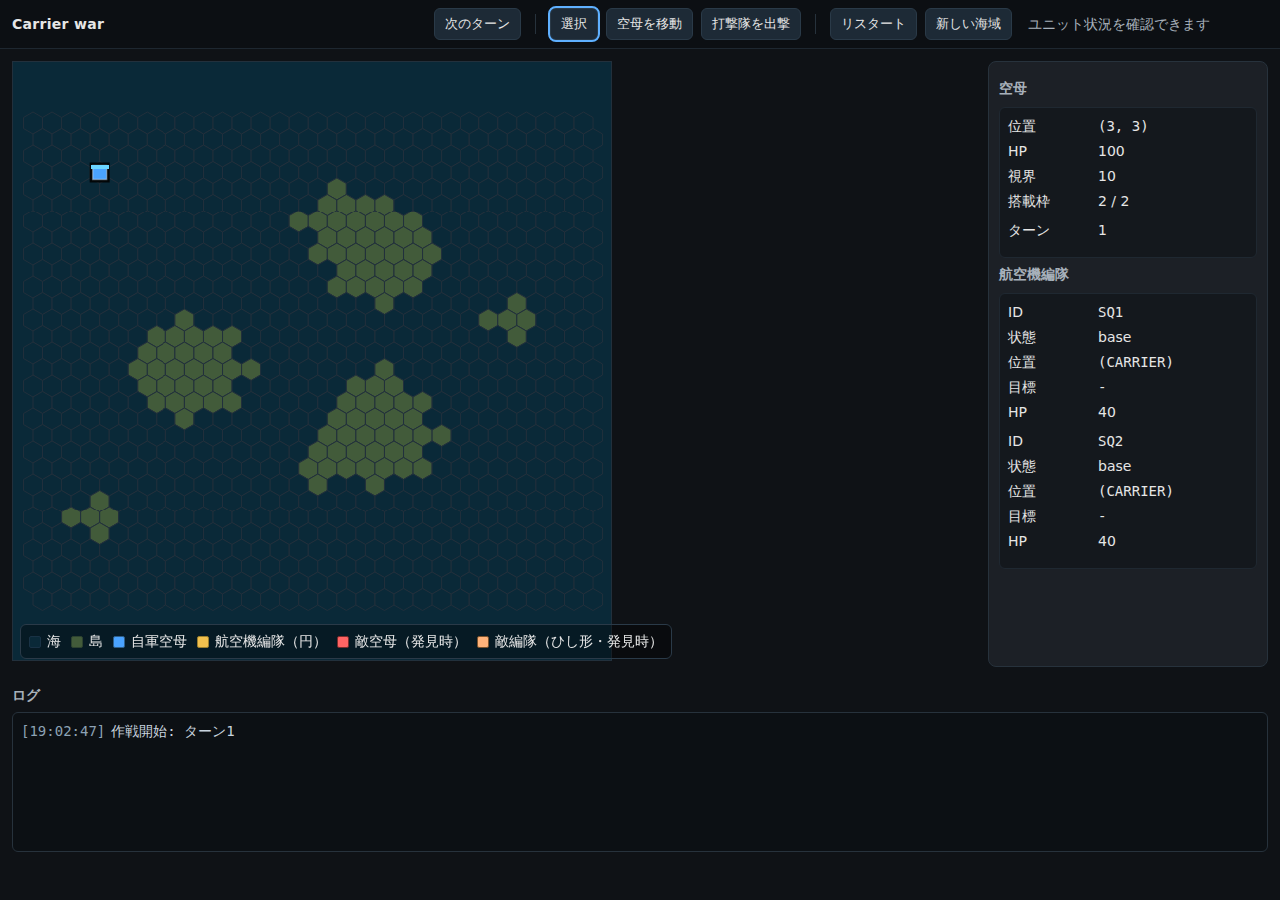
<file: index.html>
<!doctype html>
<html lang="ja">
  <head>
    <meta charset="utf-8" />
    <meta name="viewport" content="width=device-width,initial-scale=1" />
    <title>Carrier war</title>
    <link rel="stylesheet" href="styles.css" />
  </head>
  <body>
    <header class="topbar">
      <div class="title">Carrier war</div>
      <div class="controls">
        <button id="btnNextTurn">次のターン</button>
        <span class="divider"></span>
        <button id="btnModeSelect" data-mode="select" class="active">選択</button>
        <button id="btnModeMove" data-mode="move">空母を移動</button>
        <button id="btnModeLaunch" data-mode="launch">打撃隊を出撃</button>
        <span class="divider"></span>
        <button id="btnRestart">リスタート</button>
        <button id="btnNewMap">新しい海域</button>
        <span id="hint" class="hint"></span>
      </div>
    </header>
    <main class="layout">
      <section class="map-wrap">
        <canvas id="mapCanvas" width="600" height="600" aria-label="戦場マップ"></canvas>
        <div id="legend" class="legend">
          <div><span class="chip chip-water"></span>海</div>
          <div><span class="chip chip-island"></span>島</div>
          <div><span class="chip chip-carrier"></span>自軍空母</div>
          <div><span class="chip chip-squad"></span>航空機編隊（円）</div>
          <div><span class="chip" style="background: var(--enemy); border: 1px solid #7a2c2c"></span>敵空母（発見時）</div>
          <div><span class="chip" style="background: var(--enemy-squad); border: 1px solid #7a522c"></span>敵編隊（ひし形・発見時）</div>
        </div>
      </section>
      <aside class="sidebar">
        <section>
          <h2>空母</h2>
          <div id="carrierStatus" class="panel"></div>
        </section>
        <section>
          <h2>航空機編隊</h2>
          <div id="squadronList" class="panel"></div>
        </section>
      </aside>
    </main>
    <section class="log-wrap">
      <h2>ログ</h2>
      <div id="log" class="log"></div>
    </section>
    <script src="main.js"></script>
  </body>
  </html>
</file>
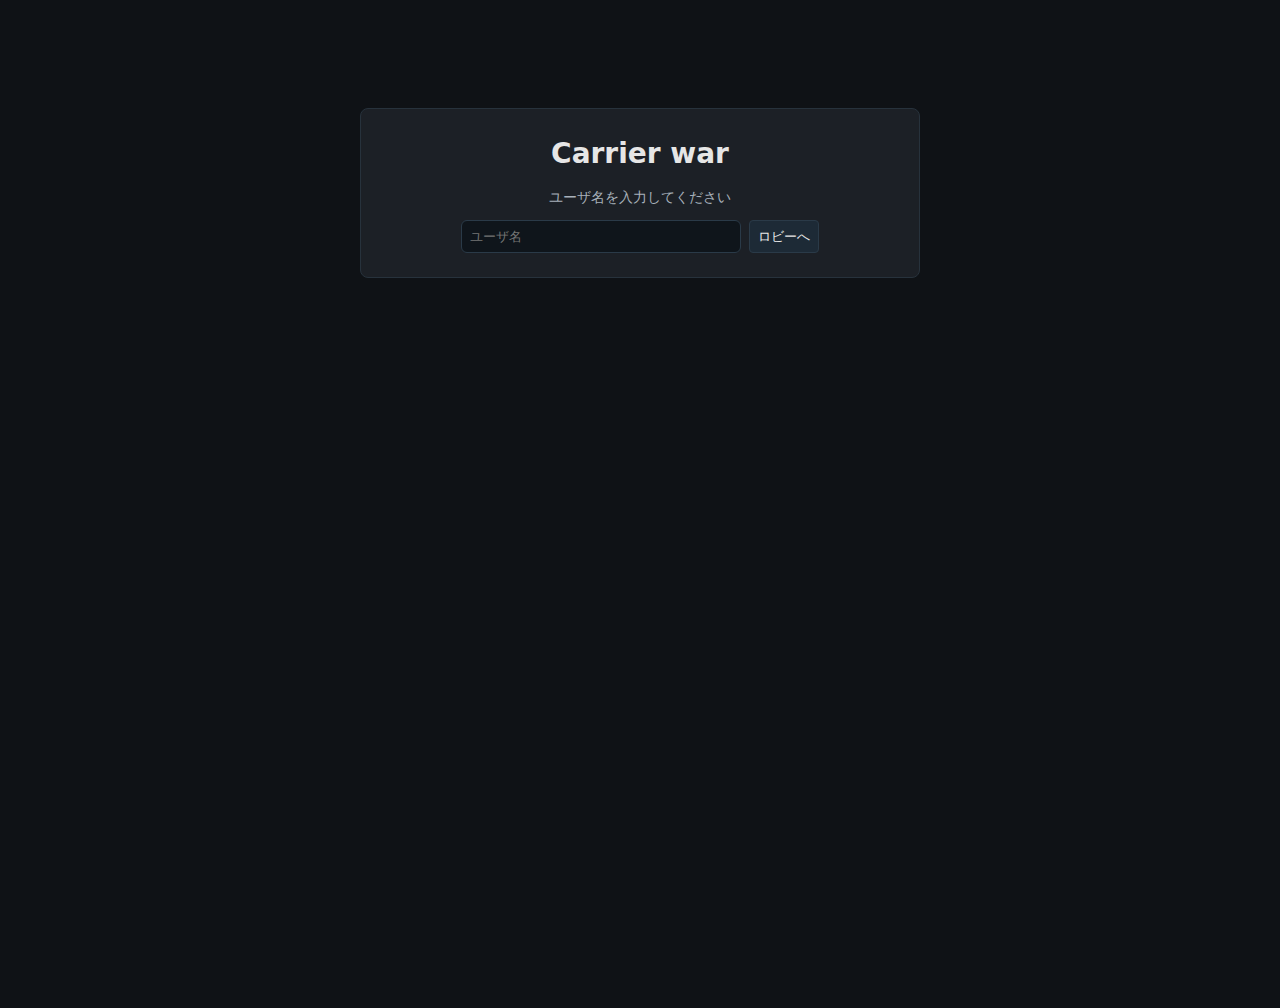
<file: static/index.html>
<!doctype html>
<html lang="ja">
  <head>
    <meta charset="utf-8" />
    <meta name="viewport" content="width=device-width,initial-scale=1" />
    <title>Carrier war</title>
    <link rel="stylesheet" href="/static/styles.css" />
  </head>
  <body>
    <!-- Entrance View -->
    <div id="view-entrance" class="view">
      <div class="center">
        <h1>Carrier war</h1>
        <p class="muted">ユーザ名を入力してください</p>
        <div class="form-row">
          <input id="usernameInput" type="text" placeholder="ユーザ名" />
          <button id="enterLobby">ロビーへ</button>
        </div>
      </div>
    </div>

    <!-- Lobby View -->
    <div id="view-lobby" class="view hidden">
      <header class="topbar">
        <div class="title">ロビー</div>
        <div class="controls">
          <span id="lobbyUser" class="hint"></span>
        </div>
      </header>
      <main class="lobby">
        <div class="tabs">
          <button class="tab active" data-lobby="pve">対AI</button>
          <button class="tab" data-lobby="pvp">対人</button>
        </div>

        <section id="lobby-pve">
          <div class="list">
            <div class="opponent-card selected" data-opponent="AI" data-difficulty="easy">
              <div class="name">AI (Easy)</div>
              <div class="desc">初心者向け。控えめな行動。</div>
            </div>
            <div class="opponent-card" data-opponent="AI" data-difficulty="normal">
              <div class="name">AI (Normal)</div>
              <div class="desc">標準の難易度。</div>
            </div>
            <div class="opponent-card" data-opponent="AI" data-difficulty="hard">
              <div class="name">AI (Hard)</div>
              <div class="desc">上級者向け。積極的に攻めます。</div>
            </div>
          </div>
          <div class="actions">
            <button id="startGameBtn">ゲーム開始</button>
          </div>
        </section>

        <section id="lobby-pvp" class="hidden">
            <div class="pvp-actions">
            <button id="btnCreateMatch">マッチ作成</button>
          </div>
          <div id="matchList" class="match-list empty">読み込み中...</div>
        </section>
      </main>
    </div>

    <!-- Game View -->
    <div id="view-game" class="view hidden">
      <header class="topbar">
        <div class="title">Carrier war</div>
        <div class="controls">
          <button id="btnNextTurn">次のターン</button>
          <span class="divider"></span>
          <!-- 選択モードボタンは不要のため削除 -->
          <button id="btnModeMove" data-mode="move">空母を移動</button>
          <button id="btnModeLaunch" data-mode="launch">打撃隊を出撃</button>
          <span class="divider"></span>
          <button id="btnRestart">リスタート</button>
          <button id="btnNewMap">新しい海域</button>
          <span id="hint" class="hint"></span>
        </div>
      </header>
      <main class="layout">
        <section class="map-wrap">
          <canvas id="mapCanvas" width="373" height="373" aria-label="戦場マップ"></canvas>
          <div id="legend" class="legend">
            <div><span class="chip chip-carrier"></span>空母</div>
            <div><span class="chip chip-squad"></span>航空機</div>
            <div><span class="chip" style="background: var(--enemy); border: 1px solid #7a2c2c"></span>敵空母（発見時）</div>
            <div><span class="chip" style="background: var(--enemy-squad); border: 1px solid #7a522c"></span>敵編隊（発見時）</div>
          </div>
        </section>
        <aside class="sidebar">
          <section>
            <h2>空母</h2>
            <div id="carrierStatus" class="panel"></div>
          </section>
          <section>
            <h2>航空機編隊</h2>
            <div id="squadronList" class="panel"></div>
          </section>
        </aside>
      </main>
      <section class="log-wrap">
        <h2>ログ</h2>
        <div id="log" class="log"></div>
      </section>
    </div>

    <!-- Match Room View (PvP) -->
    <div id="view-match" class="view hidden">
      <header class="topbar">
        <div class="title machInfo">PvP対戦 <span id="matchInfo" class="hint"></span></div>
        <div class="controls">
          <span class="divider"></span>
          <button id="btnLeaveMatch">ロビーへ戻る</button>
        </div>
      </header>
      <main class="match-room">
          <div class="room-actions">
          <button id="btnSubmitReady">Done</button>
          <span class="divider"></span>
          <button class="mode-btn active" id="btnMatchModeMove" data-match-mode="move">空母</button>
          <button class="mode-btn" id="btnMatchModeLaunch" data-match-mode="launch">航空部隊</button>
          <span id="matchHint" class="hint"></span>
          <span class="grow"></span>
        </div>
        <section class="match-layout">
          <div class="match-board">
            <canvas id="matchCanvas" width="540" height="540" aria-label="PvPマップ"></canvas>
            <div class="legend">
              <div><span class="chip chip-carrier"></span>空母</div>
              <div><span class="chip" style="background: var(--enemy); border: 1px solid #7a2c2c"></span>相手の空母</div>
            </div>
            <p class="muted">キャンバスをクリックで目的地を指定（移動モード時）。</p>
          </div>
          <aside class="match-sidebar">
            <section>
              <h2>空母</h2>
              <div id="matchCarrierStatus" class="panel"></div>
            </section>
            <section>
              <h2>航空部隊</h2>
              <div id="matchSquadronList" class="panel"></div>
            </section>
            <section>
              <h2>ログ</h2>
              <div id="matchLog" class="log"></div>
            </section>
          </aside>
        </section>
      </main>
    </div>
    <script src="/static/main.js"></script>
  </body>
  </html>
</file>
<file: styles.css>
:root {
  --bg: #0f1216;
  --panel: #1c2026;
  --text: #e6e6e6;
  --muted: #a7b0ba;
  --accent: #5fb0ff;
  --grid: #22303c;
  --water: #0a2938;
  --island: #425b3a;
  --carrier: #4aa3ff;
  --squad: #f2c14e;
  --enemy: #ff6464;
  --enemy-squad: #ffb37a;
}

* { box-sizing: border-box; }
html, body { height: 100%; }
body {
  margin: 0;
  background: var(--bg);
  color: var(--text);
  font: 14px/1.5 system-ui, -apple-system, Segoe UI, Roboto, sans-serif;
}

.topbar {
  display: flex;
  align-items: center;
  justify-content: space-between;
  padding: 8px 12px;
  border-bottom: 1px solid #1e2730;
  background: #0c0f13;
}
.topbar .title { font-weight: 700; letter-spacing: 0.3px; }
.controls { display: flex; align-items: center; gap: 8px; }
.controls .divider { width: 1px; height: 20px; background: #27323c; margin: 0 6px; }
.controls .hint { color: var(--muted); margin-left: 8px; min-width: 240px; }

button {
  background: #1d2a36;
  color: var(--text);
  border: 1px solid #2a3a48;
  border-radius: 6px;
  padding: 6px 10px;
  cursor: pointer;
}
button:hover { border-color: #395064; }
button.active { outline: 2px solid var(--accent); }

.layout {
  display: grid;
  grid-template-columns: 1fr 280px;
  gap: 12px;
  padding: 12px;
}

.map-wrap { position: relative; }
#mapCanvas {
  width: 600px; height: 600px;
  background: var(--water);
  border: 1px solid #22303c;
  image-rendering: pixelated;
}

.legend {
  position: absolute; left: 8px; bottom: 8px;
  background: rgba(0,0,0,0.35);
  border: 1px solid #2a3a48;
  border-radius: 6px;
  padding: 6px 8px;
  display: flex; gap: 10px; flex-wrap: wrap;
}
.chip { display: inline-block; width: 12px; height: 12px; border-radius: 2px; margin-right: 6px; vertical-align: -2px; }
.chip-water { background: var(--water); border: 1px solid #193245; }
.chip-island { background: var(--island); border: 1px solid #2c4230; }
.chip-carrier { background: var(--carrier); border: 1px solid #2f5e88; }
.chip-squad { background: var(--squad); border: 1px solid #9b7f2e; }

.sidebar {
  background: var(--panel);
  border: 1px solid #27323c;
  border-radius: 8px;
  padding: 10px;
  min-height: 600px;
}
.sidebar h2 { font-size: 14px; margin: 6px 0 8px; color: var(--muted); }
.panel { background: #14181d; border: 1px solid #1f2831; border-radius: 6px; padding: 8px; min-height: 60px; }
.kv { display: grid; grid-template-columns: 82px 1fr; gap: 4px 8px; margin-bottom: 8px; }
.mono { font-family: ui-monospace, SFMono-Regular, Menlo, monospace; }

.log-wrap { padding: 6px 12px 14px; }
.log-wrap h2 { font-size: 14px; color: var(--muted); margin: 0 0 6px; }
.log {
  height: 140px; overflow: auto; padding: 8px; border: 1px solid #27323c; border-radius: 6px;
  background: #0c1014;
  font-family: ui-monospace, SFMono-Regular, Menlo, monospace;
}
.log .entry { color: #c9d4df; }
.log .ts { color: #8ca2b5; margin-right: 6px; }
</file>
<file: static/styles.css>
:root {
  --bg: #0f1216;
  --panel: #1c2026;
  --text: #e6e6e6;
  --muted: #a7b0ba;
  --accent: #5fb0ff;
  --grid: #22303c;
  --water: #0a2938;
  --island: #425b3a;
  --carrier: #4aa3ff;
  --squad: #f2c14e;
  --enemy: #ff6464;
  --enemy-squad: #ffb37a;
}

* { box-sizing: border-box; }
html, body { height: 100%; }
body {
  margin: 0;
  background: var(--bg);
  color: var(--text);
  font: 14px/1.5 system-ui, -apple-system, Segoe UI, Roboto, sans-serif;
}

/* Views */
.view { display: block; }
.hidden { display: none !important; }
.view .center { max-width: 560px; margin: 12vh auto; text-align: center; padding: 24px; background: var(--panel); border: 1px solid #27323c; border-radius: 8px; }
.view .center h1 { margin: 0 0 12px; }
.view .center .muted { color: var(--muted); margin: 0 0 12px; }
.view .center .form-row { display: flex; gap: 8px; justify-content: center; }
.view .center input[type="text"] { width: 280px; padding: 8px; border-radius: 6px; border: 1px solid #2a3a48; background: #0f151b; color: var(--text); }

/* Lobby */
.lobby { padding: 12px; }
.tabs { display: flex; gap: 8px; margin-bottom: 12px; }
.tab { background: #1d2a36; color: var(--text); border: 1px solid #2a3a48; border-radius: 4px; padding: 6px 10px; cursor: pointer; }
.tab.active { outline: 2px solid var(--accent); }
.lobby .list { display: grid; grid-template-columns: repeat(auto-fill, minmax(220px, 1fr)); gap: 12px; }
.opponent-card { padding: 12px; background: var(--panel); border: 1px solid #27323c; border-radius: 8px; cursor: pointer; }
.opponent-card .name { font-weight: 600; margin-bottom: 4px; }
.opponent-card .desc { color: var(--muted); font-size: 12px; }
.opponent-card.selected { outline: 2px solid var(--accent); }
.lobby .actions { margin-top: 12px; text-align: right; }

/* PvP lobby */
.pvp-actions { display: flex; gap: 8px; margin-bottom: 10px; }
.match-list { display: grid; grid-template-columns: repeat(auto-fill, minmax(260px, 1fr)); gap: 10px; }
.match-list.empty { color: var(--muted); }
.match-card { padding: 10px; background: var(--panel); border: 1px solid #27323c; border-radius: 8px; display: flex; justify-content: space-between; align-items: center; }
.match-card .meta { font-size: 12px; color: var(--muted); }

/* Match room */
.match-room { padding: 12px; display: grid; gap: 12px; }
.room-panel { background: var(--panel); border: 1px solid #27323c; border-radius: 8px; padding: 10px; }
.room-actions { display: flex; gap: 8px; }
.room-actions .grow { flex: 1; }
.room-actions .divider { width: 1px; height: 16px; background: #27323c; margin: 0 6px; }
.mode-btn.active { outline: 2px solid var(--accent); }
.match-board { background: #0c1014; border: 1px solid #27323c; border-radius: 8px; padding: 8px; }
#matchCanvas { width: 100%; height: auto; background: var(--water); border: 1px solid #22303c; }
.match-layout { display: grid; grid-template-columns: 1fr 260px; gap: 8px; }
.match-sidebar { background: var(--panel); border: 1px solid #27323c; border-radius: 8px; padding: 6px; }

.topbar {
  display: flex;
  align-items: center;
  justify-content: space-between;
  padding: 6px 8px;
  border-bottom: 1px solid #1e2730;
  background: #0c0f13;
}
.topbar .title { font-weight: 700; letter-spacing: 0.3px; }
.controls { display: flex; align-items: center; gap: 6px; }
.controls .divider { width: 1px; height: 16px; background: #27323c; margin: 0 6px; }
.controls .hint { color: var(--muted); margin-left: 6px; min-width: 180px; }

button {
  background: #1d2a36;
  color: var(--text);
  border: 1px solid #2a3a48;
  border-radius: 4px;
  padding: 4px 8px;
  cursor: pointer;
}
button:hover { border-color: #395064; }
button.active { outline: 2px solid var(--accent); }

.layout {
  display: grid;
  grid-template-columns: 1fr 240px;
  gap: 8px;
  padding: 8px;
}

.map-wrap { position: relative; }
#mapCanvas {
  width: auto;
  height: auto;
  background: var(--water);
  border: 1px solid #22303c;
  image-rendering: pixelated;
}

.legend {
  position: static;
  margin-top: 6px;
  background: rgba(0,0,0,0.35);
  border: 1px solid #2a3a48;
  border-radius: 6px;
  padding: 4px 6px;
  display: flex; gap: 8px; flex-wrap: wrap;
}
.chip { display: inline-block; width: 12px; height: 12px; border-radius: 2px; margin-right: 6px; vertical-align: -2px; }
.chip-water { background: var(--water); border: 1px solid #193245; }
.chip-island { background: var(--island); border: 1px solid #2c4230; }
.chip-carrier { background: var(--carrier); border: 1px solid #2f5e88; }
.chip-squad { background: var(--squad); border: 1px solid #9b7f2e; }

.sidebar {
  background: var(--panel);
  border: 1px solid #27323c;
  border-radius: 8px;
  padding: 6px;
  min-height: 260px;
}
.sidebar h2, .match-sidebar h2 { font-size: 11px; margin: 4px 0 6px; color: var(--muted); font-weight: 600; }
.panel { background: #14181d; border: 1px solid #1f2831; border-radius: 6px; padding: 4px; min-height: 48px; }
.kv { display: grid; grid-template-columns: 64px 1fr; gap: 3px 6px; margin-bottom: 4px; }
.mono { font-family: ui-monospace, SFMono-Regular, Menlo, monospace; }

.log-wrap { padding: 4px 6px 8px; }
.log-wrap h2 { font-size: 11px; color: var(--muted); margin: 0 0 4px; font-weight: 600; }
.log {
  height: 86px; overflow: auto; padding: 4px; border: 1px solid #27323c; border-radius: 6px;
  background: #0c1014;
  font-family: ui-monospace, SFMono-Regular, Menlo, monospace;
}
.log .entry { color: #c9d4df; }
.log .ts { color: #8ca2b5; margin-right: 6px; }
</file>
